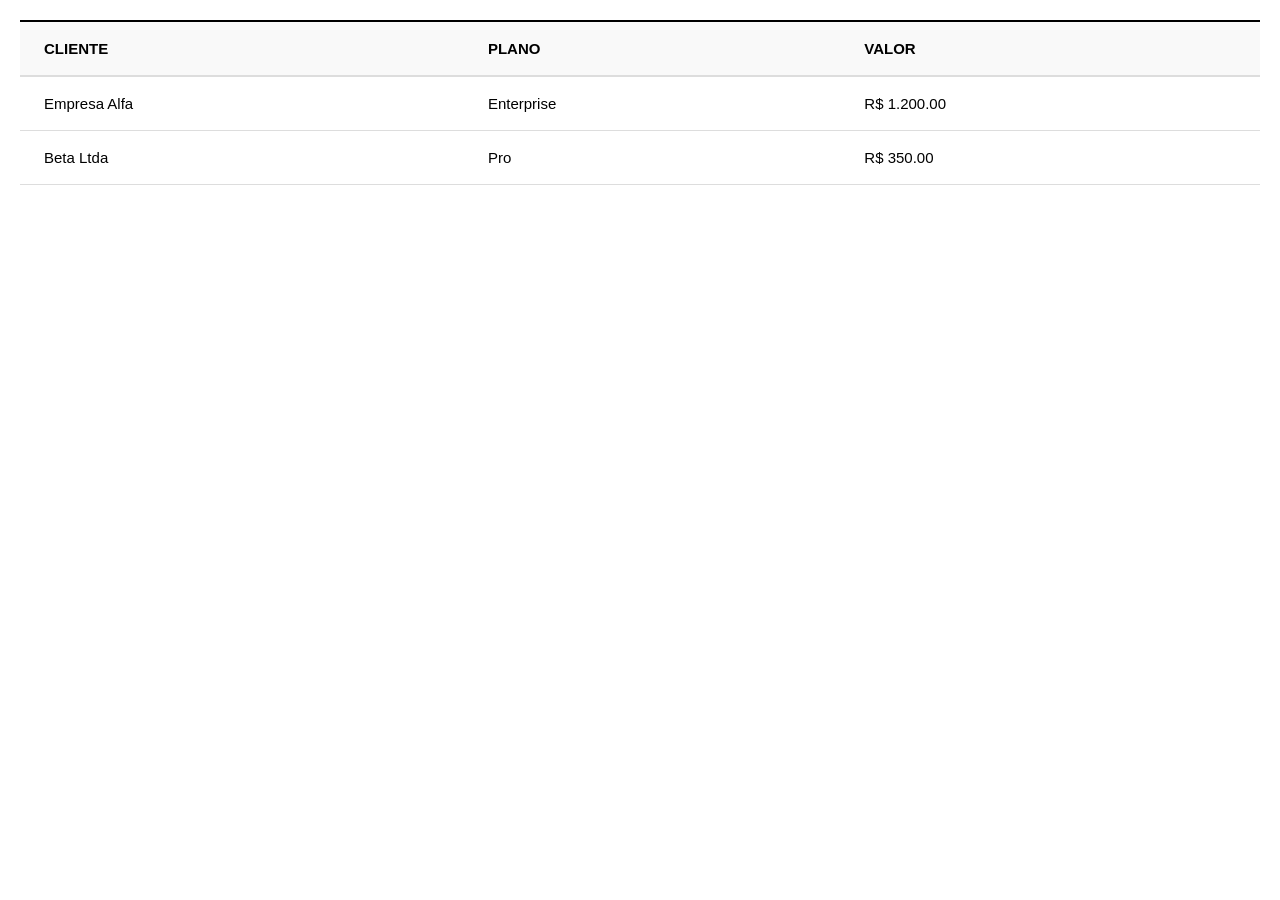
<file: Atividade.html/atividade04/index.html>
<!DOCTYPE html>
<html lang="en">
<head>
    <meta charset="UTF-8">
    <meta name="viewport" content="width=device-width, initial-scale=1.0">
    <link rel="stylesheet" href="style.css">
    <title>Document</title>
</head>
<body>
    
    <table>
        <thead>
        
<tr style="border-top: 2px solid #000; background-color: #f9f9f9;">
<th rowspan="1">CLIENTE</th>
<th rowspan="1">PLANO</th>
<th rowspan="1">VALOR</th>
</tr>    

</thead>

<tbody>
<tr>
    <td>Empresa Alfa</td>
    <td>Enterprise</td>
    <td>R$ 1.200.00</td>
</tr>

<tr>
    <td>Beta Ltda</td>
    <td>Pro</td>
    <td>R$ 350.00</td>
</tr>





</tbody>
    </table>

</body>
</html>
</file>
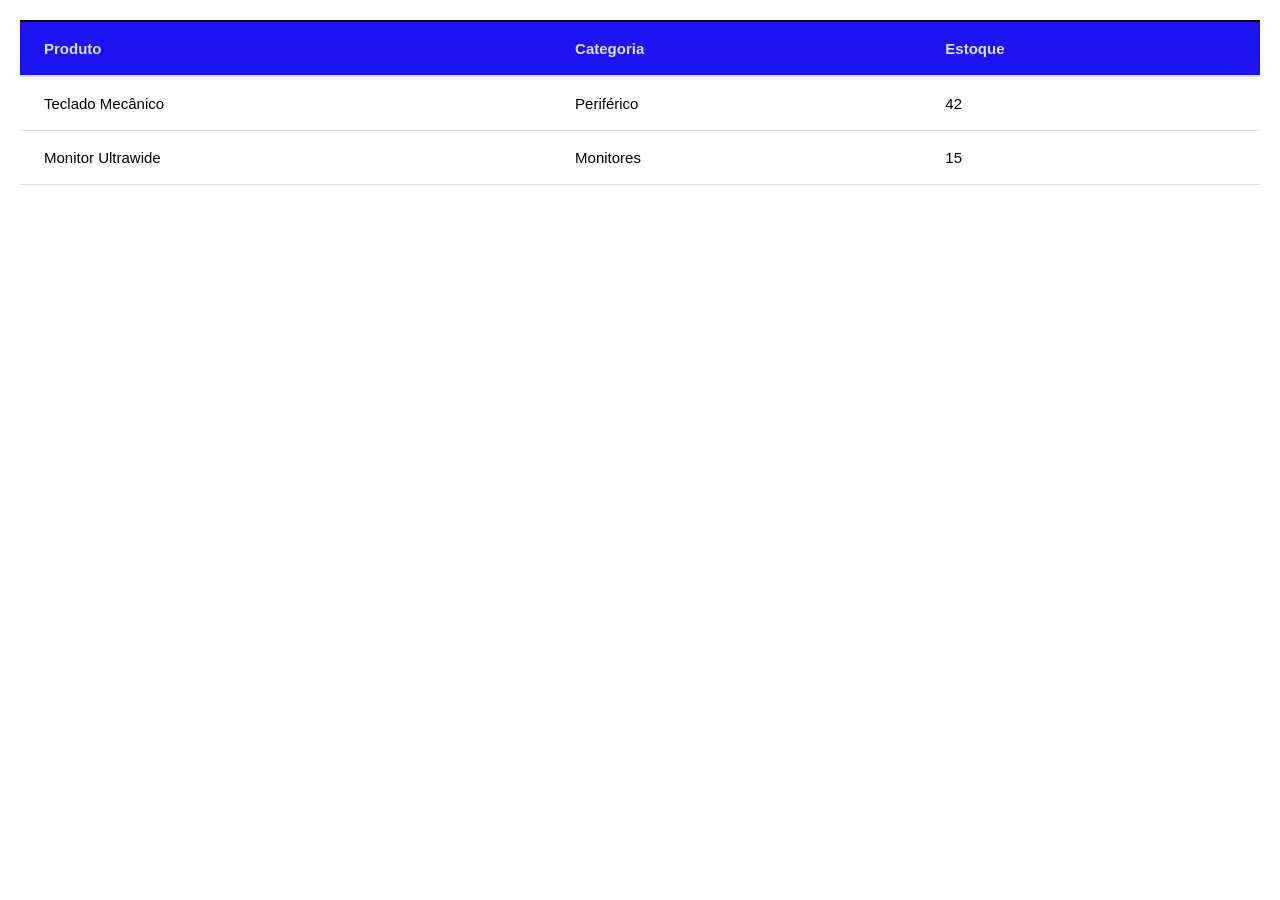
<file: Atividade.html/atividade05/index.html>
<!DOCTYPE html>
<html lang="en">
<head>
    <meta charset="UTF-8">
    <meta name="viewport" content="width=device-width, initial-scale=1.0">
   <link rel="stylesheet" href="style.css">
    <title>Document</title>
</head>
<body>
    
    <table>
        <thead>

<tr style="border-top: 2px solid #000; background-color: #f9f9f9;">
<th rowspan="1">Produto</th>
<th rowspan="1">Categoria</th>
<th rowspan="1">Estoque</th>
</tr>
        </thead>
        <tbody>
<tr>
<td>Teclado Mecânico</td>
<td>Periférico</td>
<td>42</td>
</tr>

<tr>
<td>Monitor Ultrawide</td>
<td>Monitores</td>
<td>15</td>
</tr>

 </tbody>



    </table>

</body>
</html>
</file>
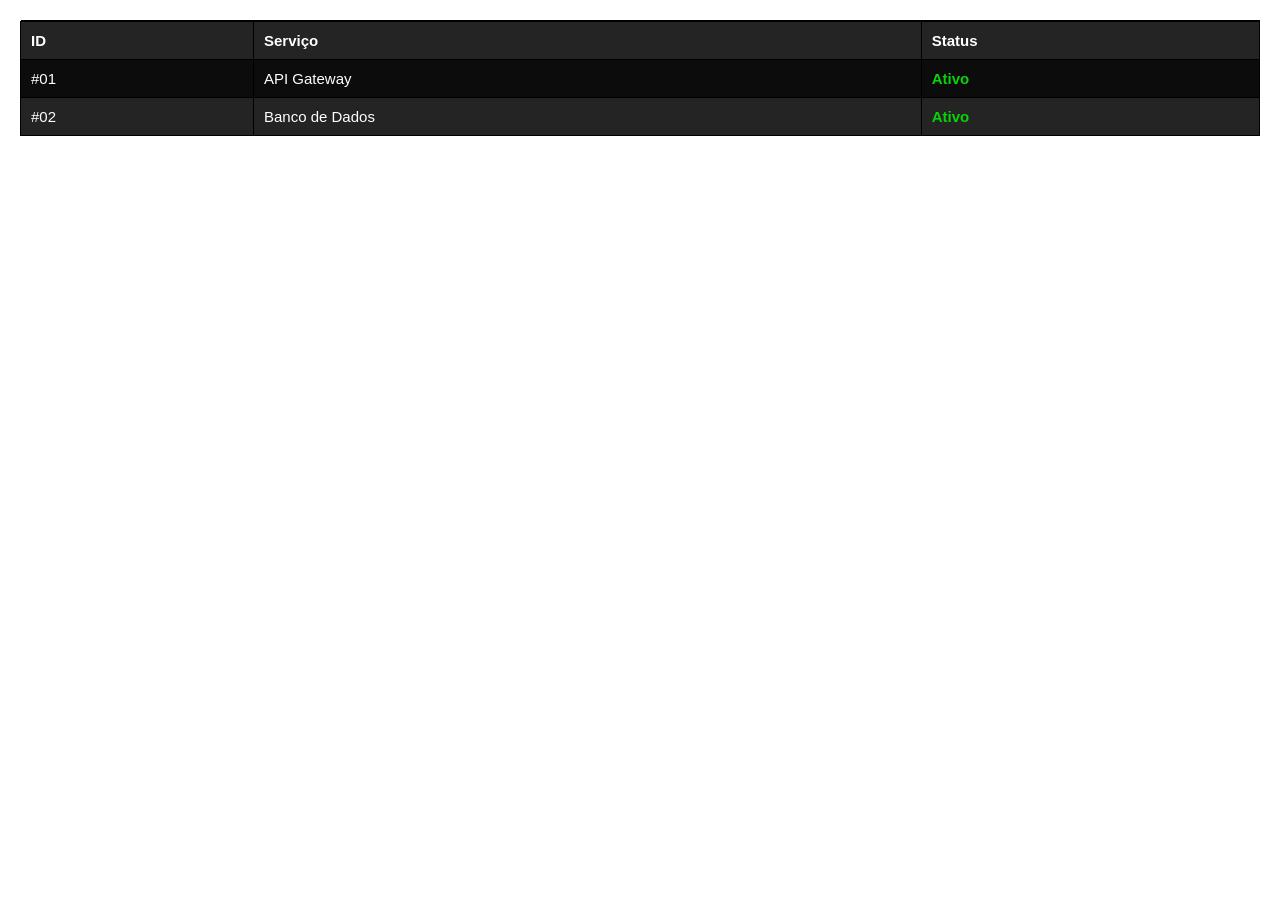
<file: Atividade.html/atividade06/index.html>
<!DOCTYPE html>
<html lang="en">
<head>
    <meta charset="UTF-8">
    <meta name="viewport" content="width=device-width, initial-scale=1.0">
   <link rel="stylesheet" href="style.css">
    <title>Document</title>
</head>
<body>
    
 <table>
    <thead>
        <tr style="border-top: 2px solid #000; background-color: #f9f9f9; font-weight: bold;"></tr>
        <th rowspan="1">ID</th>
        <th rowspan="1">Serviço</th>  
        <th rowspan="1">Status</th>
    </thead>

    <tbody>
        <tr class="linha1">
        <td>#01</td>
        <td>API Gateway</td>
         <td><span class="status-ativo">Ativo</span></td>
        </tr>

        <tr class="linha2">
            <td>#02</td>
            <td>Banco de Dados</td>
          <td><span class="status-ativo">Ativo</span></td>
        </tr>




    </tbody>
 </table>   
        

</body>
</html>
</file>
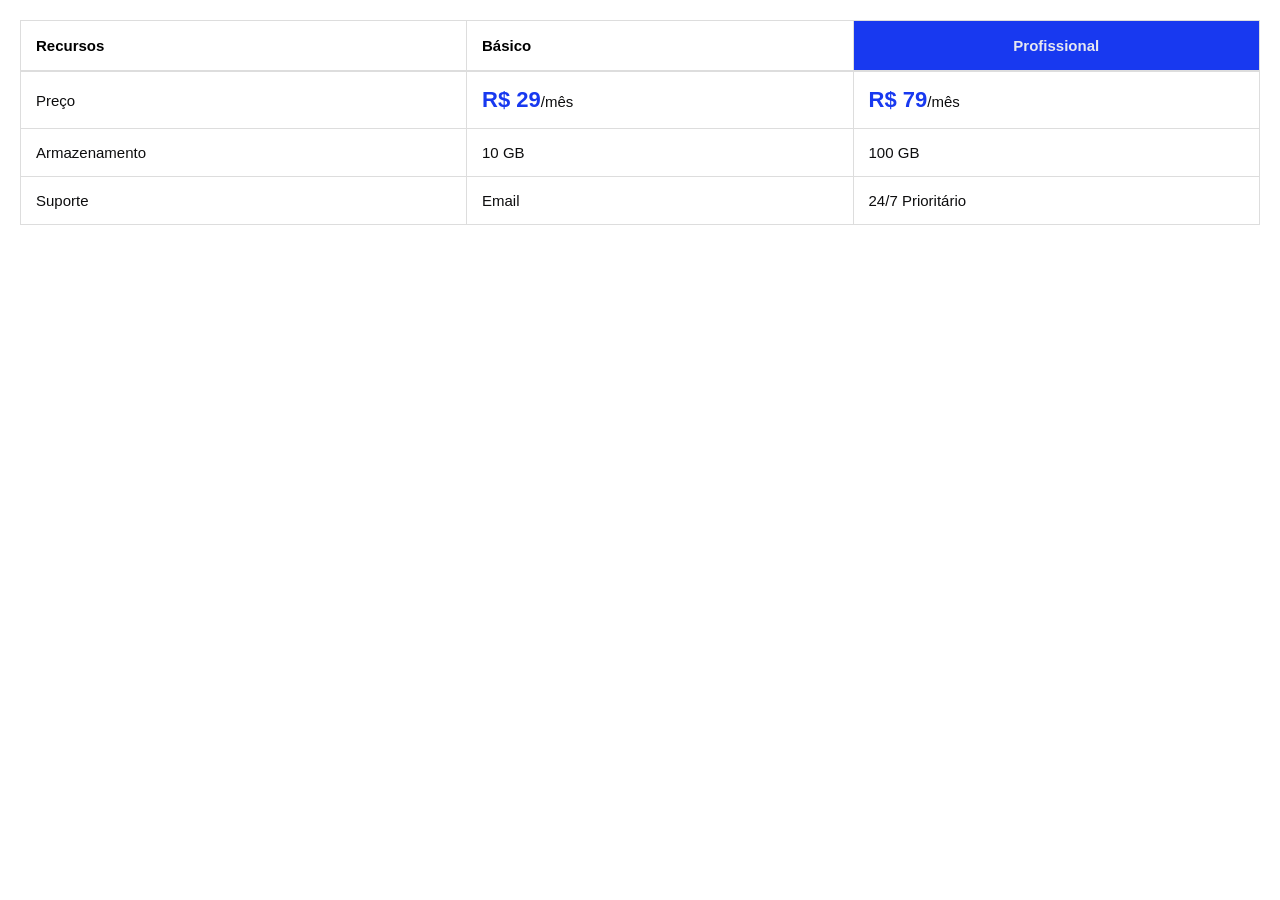
<file: Atividade.html/atividade07/index.html>
<!DOCTYPE html>
<html lang="en">
<head>
    <meta charset="UTF-8">
    <meta name="viewport" content="width=device-width, initial-scale=1.0">
   <link rel="stylesheet" href="style.css">
    <title>Document</title>
</head>
<body>
    
<table>

    <thead>
<tr>
    <th rowspan="1">Recursos</th>
    <th rowspan="1">Básico</th>
    <th rowspan="1">Profissional</th>
</tr>
    </thead>

<tbody>
<tr>
    <td>Preço</td>
    <td><span class="preco-destaque">R$ 29</span>/mês</td>
<td><span class="preco-destaque">R$ 79</span>/mês</td>
</tr>

<tr>
    <td>Armazenamento</td>
    <td>10 GB</td>
    <td>100 GB</td>
</tr>

<tr>
    <td>Suporte</td>
    <td>Email</td>
    <td>24/7 Prioritário</td>



</tbody>
</table>




</body>
</html>
</file>
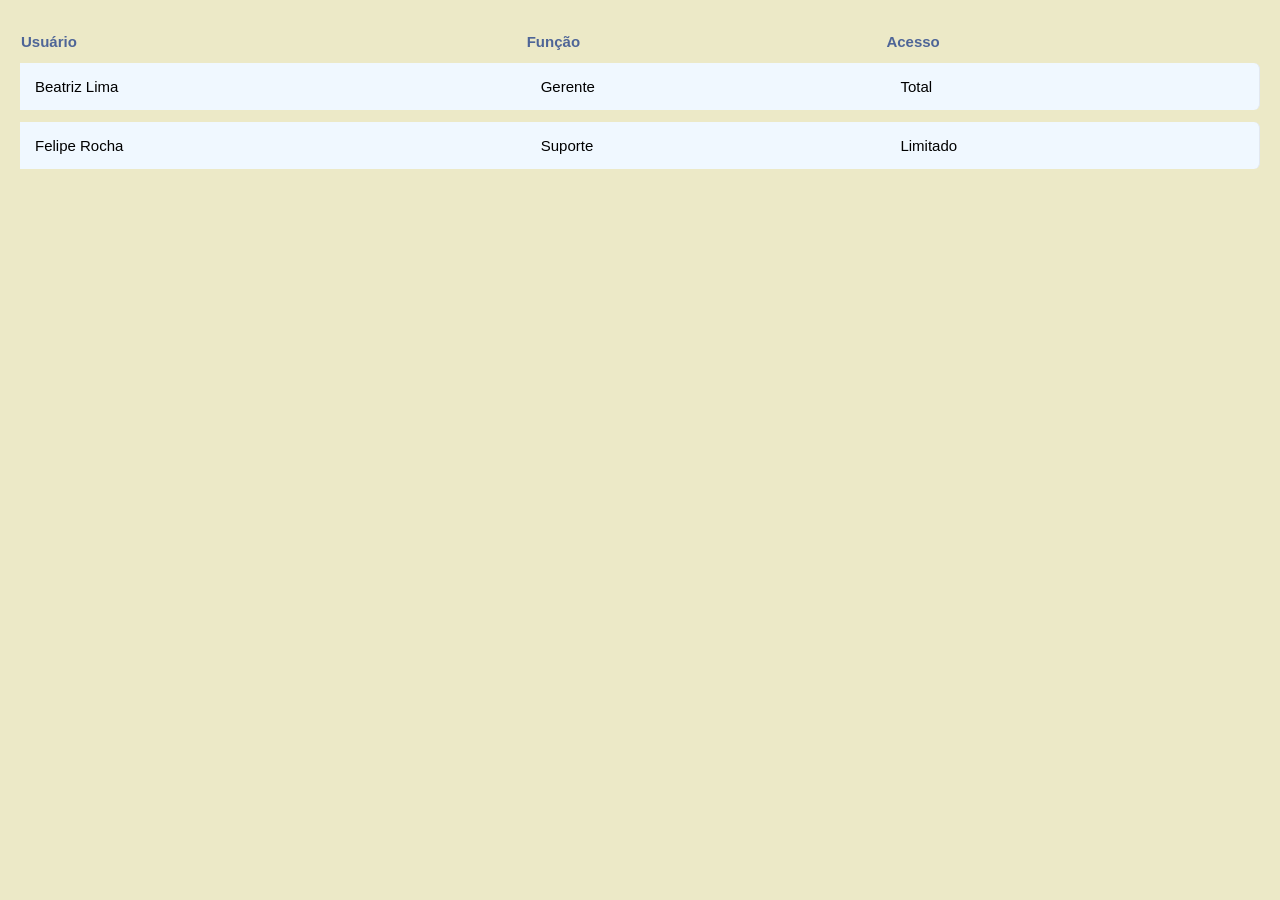
<file: Atividade.html/atividade08/index.html>
<!DOCTYPE html>
<html lang="en">
<head>
    <meta charset="UTF-8">
    <meta name="viewport" content="width=device-width, initial-scale=1.0">
    <link rel="stylesheet" href="style.css">
    <title>Document</title>
</head>
<body>
    
<table>
<thead>

<tr>
<th>Usuário</th>
<th>Função</th>
<th>Acesso</th>
</tr>
</thead>

<tbody>
<tr>
    <td>Beatriz Lima</td>
    <td>Gerente</td>
    <td>Total</td>
</tr>

<tr>
    <td>Felipe Rocha</td>
    <td>Suporte</td>
    <td>Limitado</td>
</tr>

</tbody>



</table>


</body>
</html>
</file>
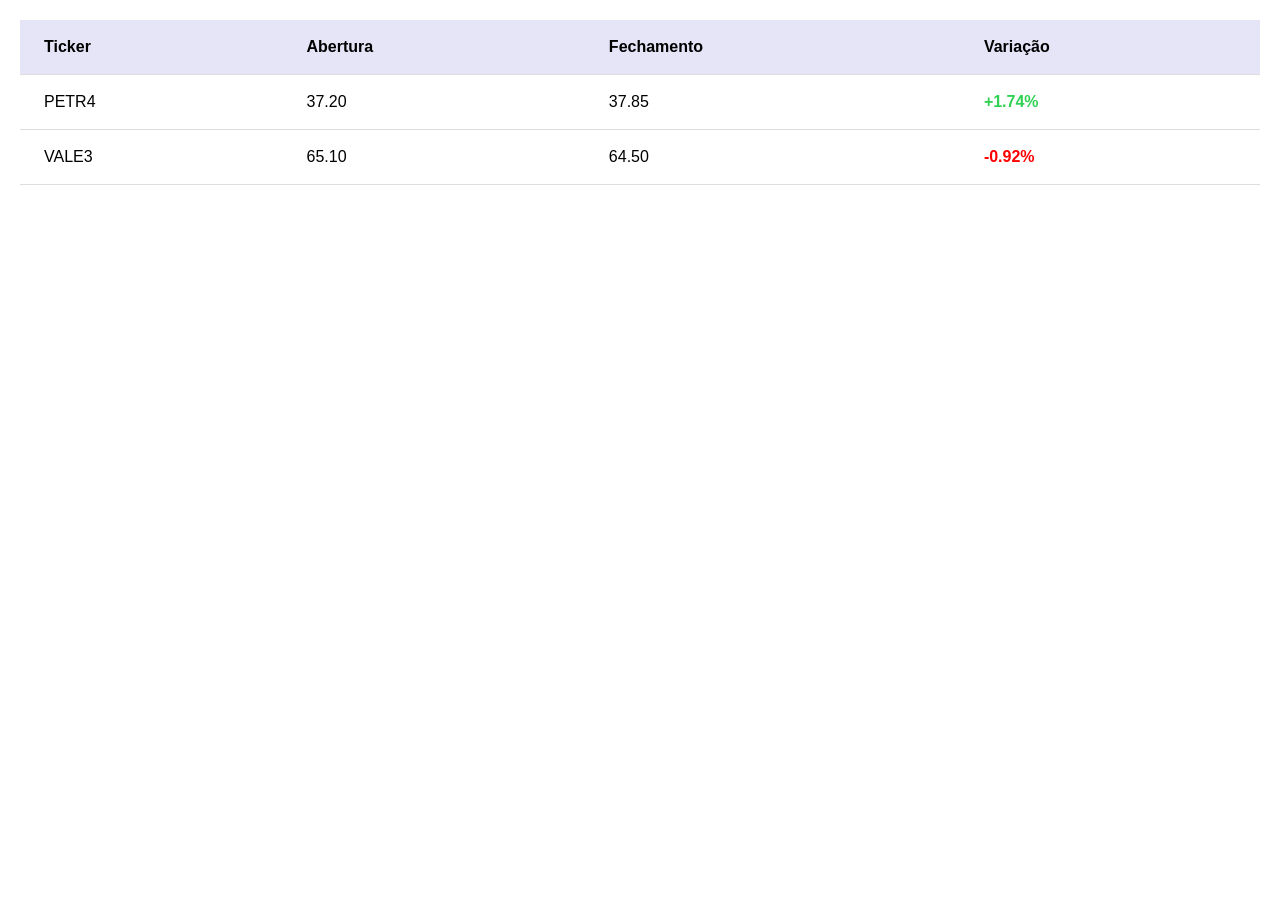
<file: Atividade.html/atividade09/index.html>
<!DOCTYPE html>
<html lang="en">
<head>
    <meta charset="UTF-8">
    <meta name="viewport" content="width=device-width, initial-scale=1.0">
    <link rel="stylesheet" href="style.css">
    <title>Document</title>
</head>
<body>
    <table>
        <thead>
<tr>
<th>Ticker</th>
<th>Abertura</th>
<th>Fechamento</th>
<th>Variação</th>
</tr>
</thead>

<tbody>
<tr>
    <td>PETR4</td>
    <td>37.20</td>
    <td>37.85</td>
    <td><span class="variação">+1.74%</span></td>
    </tr>

    <tr>
        <td>VALE3</td>
        <td>65.10</td>
        <td>64.50</td>
        <td><span class="variação2">-0.92%</span></td>
    </tr>



</tbody>

</table>
</body>
</html>
</file>
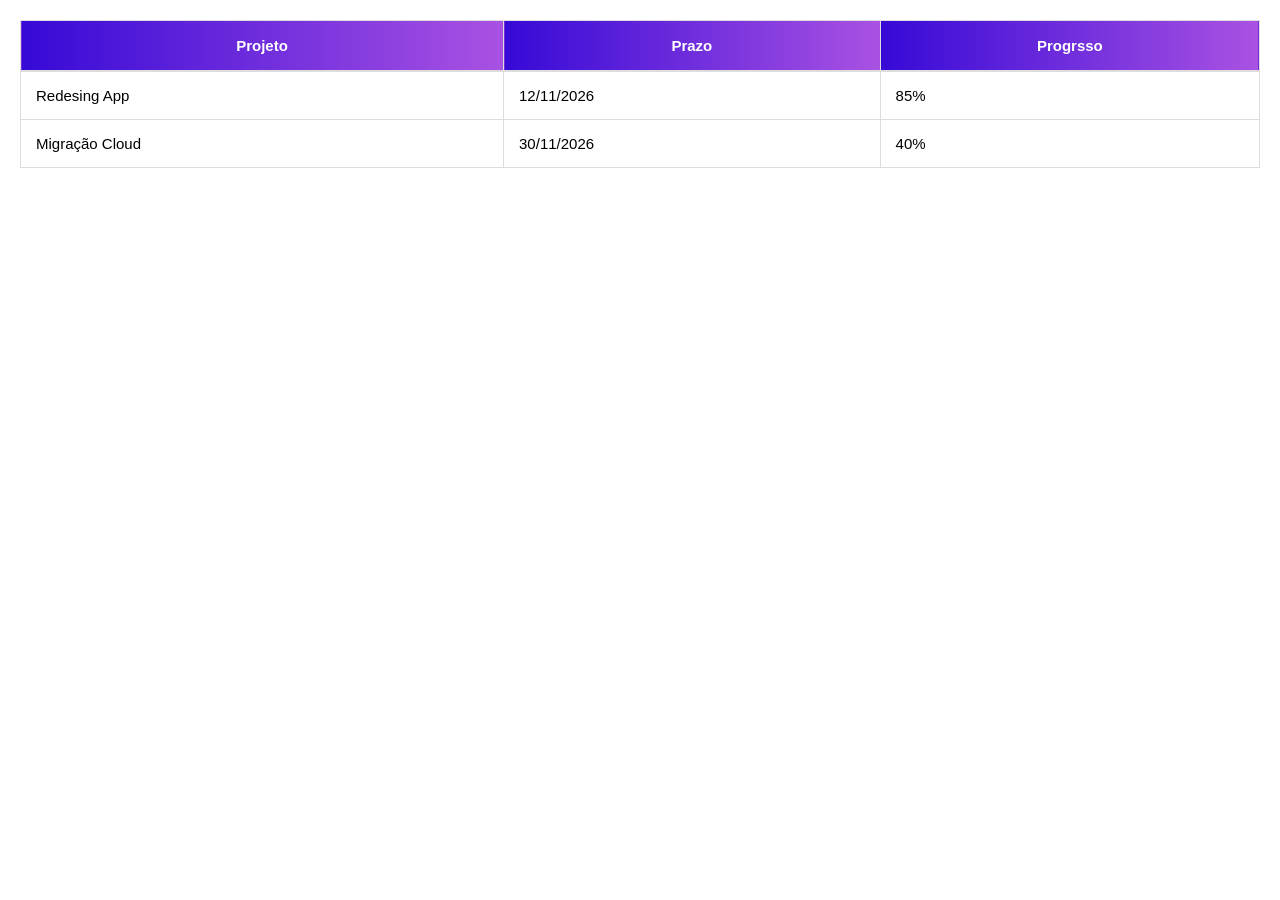
<file: Atividade.html/atividade10/index.html>
<!DOCTYPE html>
<html lang="en">
<head>
    <meta charset="UTF-8">
    <meta name="viewport" content="width=device-width, initial-scale=1.0">
    <link rel="stylesheet" href="style.css">
    <title>Document</title>
</head>
<body>
    
<table>
    <thead>
        <tr>
            <th>Projeto</th>
            <th>Prazo</th>
            <th>Progrsso</th>
        </tr>
    </thead>

    <tbody>
        <tr>
            <td>Redesing App</td>
            <td>12/11/2026</td>
            <td>85%</td>
        </tr>

        <tr>
            <td>Migração Cloud</td>
            <td>30/11/2026</td>
            <td>40%</td>
        </tr>
    </tbody>
</table>

</body>
</html>
</file>
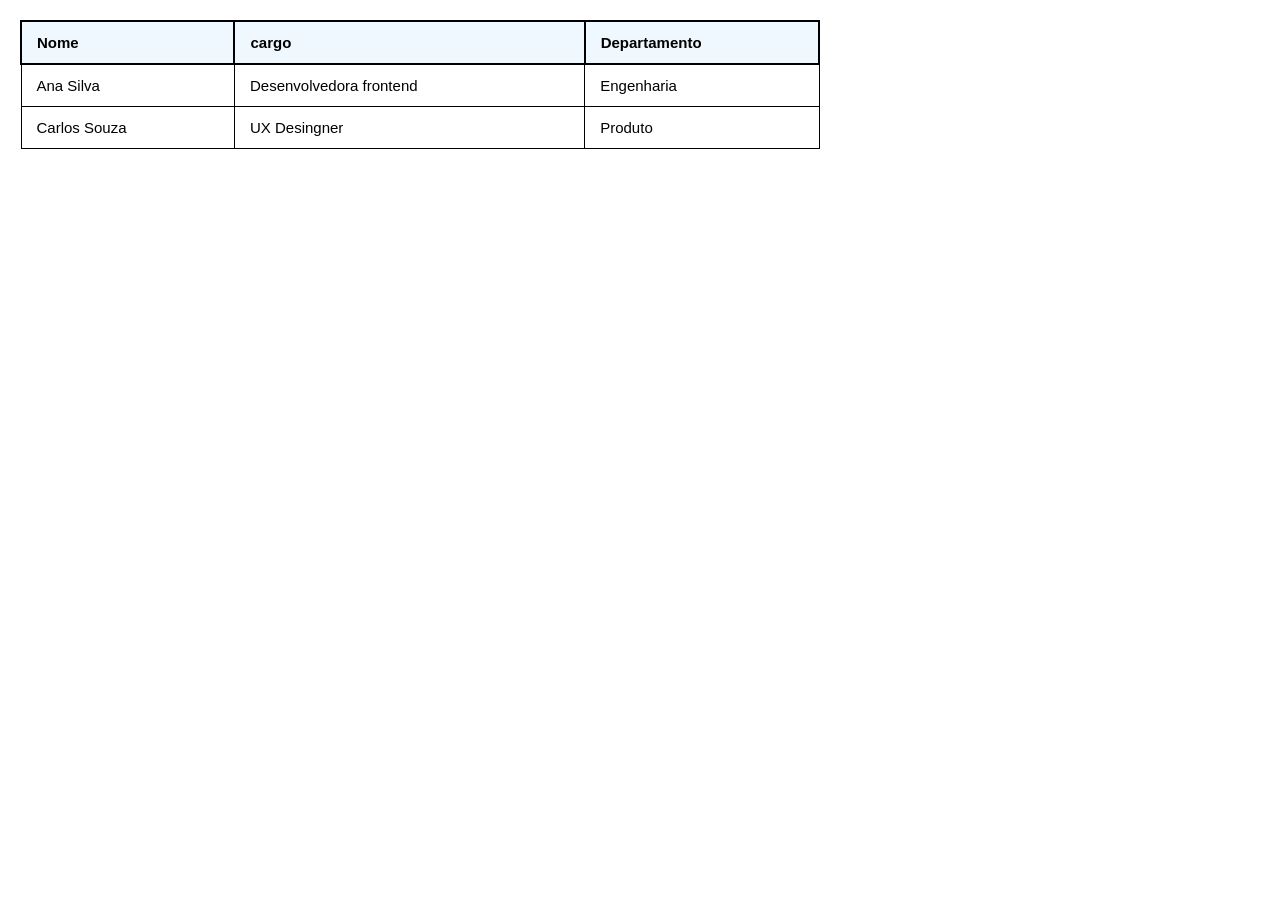
<file: Atividade.html/atividades01/index.html>
<!DOCTYPE html>
<html lang="en">
<head>
    <meta charset="UTF-8">
    <meta name="viewport" content="width=device-width, initial-scale=1.0">
   <link rel="stylesheet" href="style.css">
    <title>Document</title>
</head>
<body>
    <table>
  <thead>
<tr>
<th rowspan="1">Nome</th>
<th rowspan="1">cargo</th>
<th rowspan="1">Departamento</th>
</tr>
  </thead>

  <tbody>
 <tr> 
  <td>Ana Silva</td>
<td>Desenvolvedora frontend</td>
<td>Engenharia</td>
 </tr>

 <tr>
<td>Carlos Souza</td>
<td>UX Desingner</td>
<td>Produto</td>
 </tr>
  </tbody>








  




 </table>

</body>
</html>
</file>
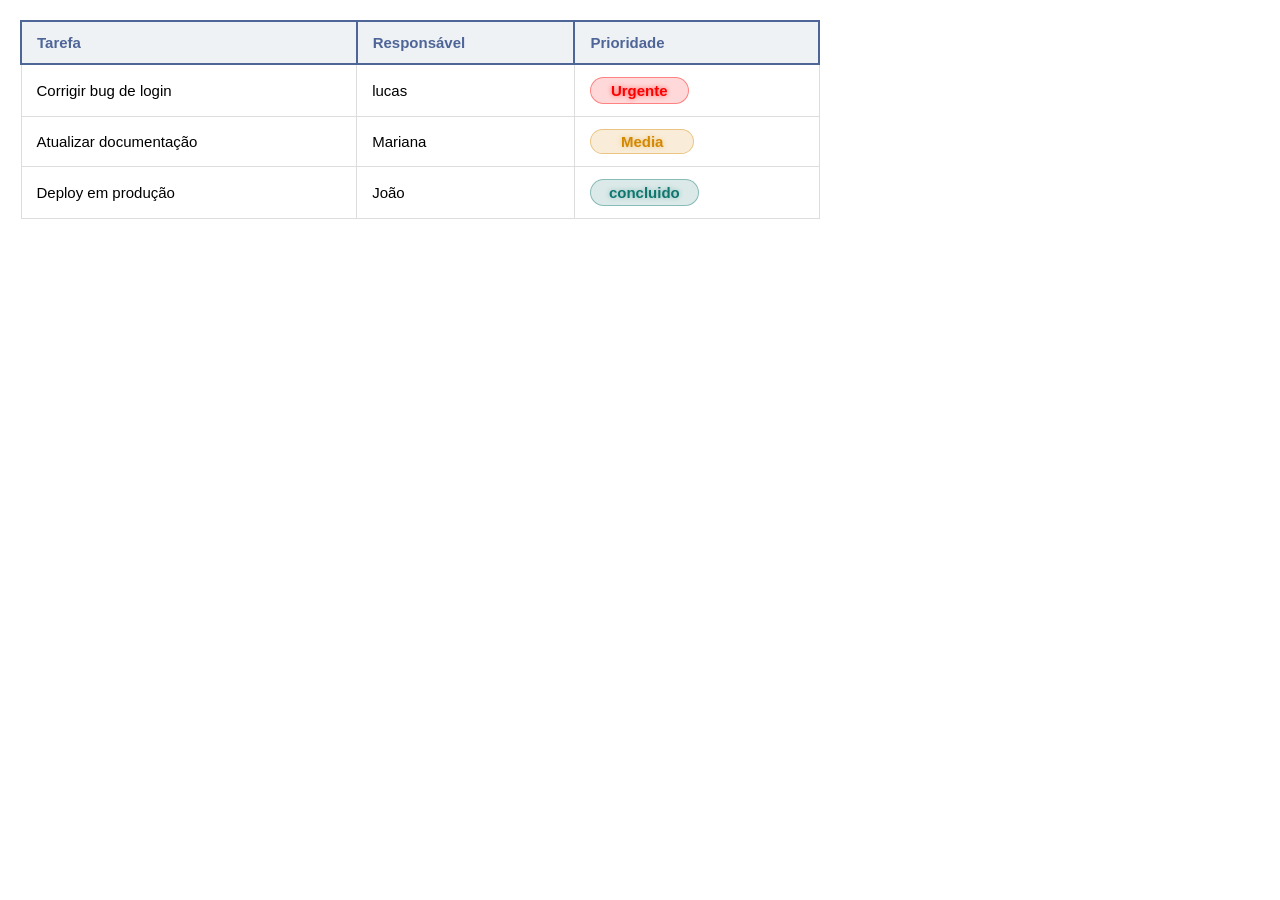
<file: Atividade.html/atividades02/index.html>
<!DOCTYPE html>
<html lang="en">
<head>
    <meta charset="UTF-8">
    <meta name="viewport" content="width=device-width, initial-scale=1.0">
    <link rel="stylesheet" href="style.css">
    <title>Document</title>
</head>
<body>
    
    <table>
<thead>

<tr>
<th rowspan="1">Tarefa</th>
<th rowspan="1">Responsável</th>
<th rowspan="1">Prioridade</th>
</tr>
</thead>

<tbody>
<tr>
<td>Corrigir bug de login</td>
<td>lucas</td>
<td><span class="Prioridade-urgente">Urgente</span></td>
</tr>

<tr>
<td>Atualizar documentação</td>
<td>Mariana</td>
<td><span class="Prioridade-media">Media</span></td>
</tr>

<tr>
<td>Deploy em produção</td>
<td>João</td>
<td><span class="Prioridade-concluido">concluido</span></td>
</tr>
</tbody>


    </table>




</body>
</html>
</file>
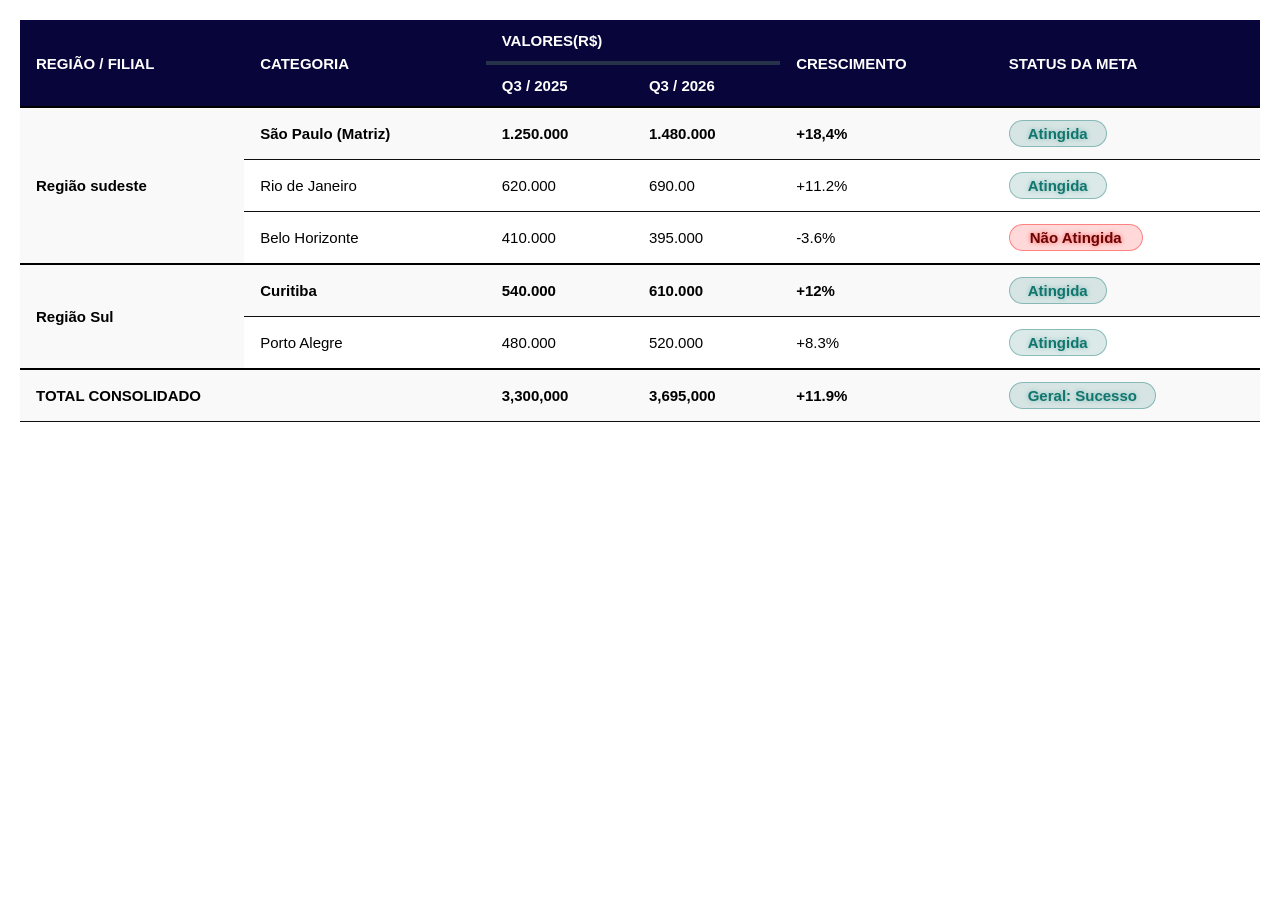
<file: Atividade.html/atividades03/index.html>
<!DOCTYPE html>
<html lang="en">
<head>
    <meta charset="UTF-8">
    <meta name="viewport" content="width=device-width, initial-scale=1.0">
   <link rel="stylesheet" href="style.css">
    <title>Document</title>
</head>
<body>
    
<table>
<thead>

<tr>
<th rowspan="2">REGIÃO / FILIAL</th>
<th rowspan="2">CATEGORIA</th>
<th colspan="2"class="linha_divisoria">VALORES(R$)</th>
<th rowspan="2">CRESCIMENTO</th>
<th rowspan="2"> STATUS DA META</th>
</tr>

<tr>
    <th>Q3 / 2025</th>
    <th>Q3 / 2026</th>
</tr>
</thead>

<tbody>
<tr style="border-top: 2px solid #000; background-color: #f9f9f9; font-weight: bold;">
<td rowspan="3" class="REGIÃO / FILIAL"><b>Região sudeste</b></td>
<td><b>São Paulo (Matriz)</b></td>
<td><b>1.250.000</b></td>
<td><b>1.480.000</b></td>
<td><span class="CRESCIMENTO"> +18,4%</span></td>
<td><span class="Sucesso">Atingida</span></td>
</tr>

<tr>
<td>Rio de Janeiro</td>
<td>620.000</td>
<td>690.00</td>
<td><span class="CRESCIMENTO">+11.2%</span></td>
<td><span class="Sucesso">Atingida</span></td>
</tr>

<tr>
<td>Belo Horizonte</td>
<td>410.000</td>
<td>395.000</td>
<td><span class="CRESCIMENTO">-3.6%</span></td>
<td><span class="Alerta">Não Atingida</span></td>
</tr>

<tr style="border-top: 2px solid #000; background-color: #f9f9f9; font-weight: bold;">
<td rowspan="2" class="REGIÃO / FILIAL"><b>Região Sul</b></td>
<td><b>Curitiba</b></td>
<td><b>540.000</b></td>
<td><b>610.000</b></td>
<td><span class="CRESCIMENTO">+12%</span></td>
<td><span class="Sucesso">Atingida</span></td>
</tr>


<tr>
<td>Porto Alegre</td>
<td>480.000</td>
<td>520.000</td>
<td><span class="CRESCIMENTO">+8.3%</span></td>
<td><span class="Sucesso">Atingida</span></td>
</tr>

<tr style="border-top: 2px solid #000; background-color: #f9f9f9; font-weight: bold;">
<td colspan="2"><b>TOTAL CONSOLIDADO</b></td>
<td><b>3,300,000</b></td>
<td><b>3,695,000</b></td>
<td><span class="CRESCIMENTO">+11.9%</span></td>
<td><span class="Sucesso">Geral: Sucesso</span></td>
</tr>


</tr>



</tbody>




















</table>





</body>
</html>
</file>
<file: Atividade.html/atividade04/style.css>
body{
    font-family: Arial, Helvetica, sans-serif;
    margin: 20px;
}
table{
    width: 100%;
    max-width: 1400px;
    border-collapse: collapse;
    font-size: 15px;
    margin-bottom: 40px;
}
td, th{
    padding: 18px 24px;
    border-bottom: 1px solid #ddd;
    white-space: nowrap;
    text-align: left;
}
thead{
    border-bottom: 2px solid #ddd;
}
</file>
<file: Atividade.html/atividade05/style.css>
body{
    font-family: Arial, Helvetica, sans-serif;
    margin: 20px;
}
table{
    width: 100%;
    max-width: 1400px;
    border-collapse: collapse;
    font-size: 15px;
    margin-bottom: 40px;
}
td, th{
    padding: 18px 24px;
    border-bottom: 1px solid #ddd;
    white-space: nowrap;
    text-align: left;
}
thead{
    border-bottom: 2px solid #ddd;
}
th{
    color:#ddd;
   background-color: #1e13f1;
}
tbody tr:hover{
    background-color: #f5f5f5;
    cursor: pointer;
    
}
</file>
<file: Atividade.html/atividade06/style.css>
body{
    font-family: Arial, Helvetica, sans-serif;
    margin: 20px;
}
table{
    width: 100%;
    max-width: 1400px;
    border-collapse: collapse;
    font-size: 15px;
    margin-bottom: 40px;
}
th, td{
    border: 1px solid #000;
    padding: 10px;
    text-align: left;
}
thead tr{
    background-color:rgb(37, 36, 36);
    color: white;
}
.linha1{
    background-color: #0c0c0c;
    color: white;
}
.linha2{
    background-color: rgb(37, 36, 36);
   color: white;
}
.status-ativo{
    color: rgb(6, 212, 6);
    font-weight: bold;
}
</file>
<file: Atividade.html/atividade07/style.css>
body{
    font-family: Arial, Helvetica, sans-serif;
    margin: 20px;
}
table{
    width: 100%;
    max-width: 100%;
    border: 10px;
    border-collapse: collapse;
    font-size: 15px;
}
th, td{
    padding: 15px 15px;
    text-align: left;
    border: 1px solid #ddd;
}

thead{
    border-bottom: 2px solid #ddd;
}
th:nth-child(3){
    padding: 16px 20px;
    font-weight: bold;
    text-align: center;
    color:rgb(231, 231, 240);
    background-color: #1839f0;
    position: relative;
}
.preco-destaque{
    color:#1839f0;
    font-size: 22px;
    font-weight: bold;
}
td{ 
    color:#0d0d0e;
    font-size: 15px;
}
</file>
<file: Atividade.html/atividade08/style.css>
body{
    font-family: Arial, Helvetica, sans-serif;
    margin: 20px;
     background-color: #ebe8c3ee;
     font-size: 15px;

}
table{
    width: 100%;
    max-width: 100%;
    border: 10px;
    border-collapse: collapse;
    font-size: 15px;
     border-collapse: separate;  
      border-spacing: 0 12px;
}
 td{ 
    padding: 15px;
    text-align: left;
    background-color:aliceblue;
    text-align: left;
 
}
thead th {
    color: rgb(78, 101, 151);
    font-weight: bold;
    text-align: left;
}
tbody td:last-child {
    border-right: 1px solid #e2e8f0;
    border-top-right-radius: 6px;
    border-bottom-right-radius: 6px;}
</file>
<file: Atividade.html/atividade09/style.css>
body{
    font-family: Arial, sans-serif;
    margin: 20px;
    background-color:black
    font-size: 16px;
}
table{
    width: 100%;
    max-width: 100%;
    border: 10px;
    border-collapse: collapse;
    font-size: 16px;
    margin-bottom: 40px;

}
th, td{
    padding: 18px 24px;
    border-bottom: 1px solid #ddd;
    white-space: nowrap;
    text-align: left;
}
th{
    color: #000000;
    background-color: #d2d2f191;
}
tbody tr:hover{
    background-color: #f5f5f5;
    cursor: pointer;
}
.variação{
    color:rgba(26, 204, 65, 0.911);
    font-weight: bold;
}
.variação2{
    color:red;
    font-weight: bold;
}
</file>
<file: Atividade.html/atividade10/style.css>
body{
    font-family: Arial, Helvetica, sans-serif;
    margin: 20px;
}
table{
    width: 100%;
    max-width: 100%;
    border: 10px;
    border-collapse: collapse;
    font-size: 15px;
}
th, td{
    padding: 15px 15px;
    text-align: left;
    border: 1px solid #ddd;
}
thead{
    border-bottom: 2px solid #ddd;
}
th:nth-child(1),
th:nth-child(2),
th:nth-child(3){
    padding: 16px 20px;
    font-weight: bold;
    text-align: center;
    color: #fff;
   background: linear-gradient(to left, #a952e2, #3609d6);
  
}
   tbody tr:hover{
    background-color: #b2b4dd83;
    cursor: pointer;
   }
</file>
<file: Atividade.html/atividades01/style.css>
body{
    font-family: Arial, Helvetica, sans-serif;
    margin: 20px;
}

table{
    width: 100%;
    max-width: 800px;
    border: 10px;
    border-collapse: collapse;
    font-size: 15px;
}
th , td{
   border: 10px solid;
   padding: 12px 15px;
   text-align: left;
   border: 1px solid;

}
thead th{
    background-color: aliceblue;
    color: black;
    font-weight: bold;
    border: 2px solid;

}
</file>
<file: Atividade.html/atividades02/style.css>
body{
    font-family: Arial, Helvetica, sans-serif;
    margin: 20px;

}
table{
    width: 100%;
    max-width: 800px;
    border: 10px;
    border-collapse: collapse;
    font-size: 15px;
}
th , td{ 
    padding: 12px 15px;
    text-align: left;
  border: 1px solid #dddddd;
}
thead th{
    background-color: rgb(238, 242, 245);
    color: rgb(78, 101, 151);
    font-weight: bold;
    border: 2px solid;
}
.Prioridade-urgente{
    color: #ff0000;
    font-weight: bold;
    background-color: rgba(255, 0, 0, 0.15);
    border: 1px solid rgba(255, 0, 0, 0.4);
    border-radius: 20px;
    padding:  4px 20px;
    display: inline-block;
    text-shadow: 0px 0px 5px rgba(255, 0, 0, 0.6);
    
}
.Prioridade-media{
    color: #d48800;
    font-weight: bold;
    background-color: rgb(212, 136, 0, 0.15);
    border: 1px solid rgb(212, 136, 0, 0.4);
    border-radius: 20px;
    padding: 3px 30px;
    display: inline-block;
    text-shadow:  0px 0px 5px rgba(212, 136, 0, 0.4); 
}
.Prioridade-concluido{
    color: #0f766e;
    font-weight: bold;  
    background-color: rgba(15, 118, 110, 0.15);
    border: 1px solid rgba(15, 118, 110, 0.4);
    border-radius: 20px;
    padding: 4px 18px;
    display: inline-block;
    text-shadow: 0px 0px 5px rgba(15, 118, 110, 0.4);
}
</file>
<file: Atividade.html/atividades03/style.css>
body{
    font-family: Arial, Helvetica, sans-serif;
    margin: 20px;
}
table{
    width: 100%;
    max-width: 1400px;
    margin: 0 auto;
    border-collapse: collapse;
    font-size: 15px;
}
.linha_divisoria{
    border-bottom: 4px solid rgb(37, 50, 73) !important;
}
th{
    color: white;
    background-color: #08053b;
    padding: 12px;
    text-align: left;
    font-weight: bold;
}
td{
    padding: 10px 12px;
    border-bottom: 1px solid #0f0d0d;
}
.crescimento{
    font-weight: bold;
}
td, th{
    white-space: nowrap;
    padding: 12px 16px
}
.Sucesso{
    color: #0f766e;
    font-weight: bold;  
    background-color: rgba(15, 118, 110, 0.15);
    border: 1px solid rgba(15, 118, 110, 0.4);
    border-radius: 20px;
    padding: 4px 18px;
    display: inline-block;
    text-shadow: 0px 0px 5px rgba(15, 118, 110, 0.4);
}
 .Alerta{color: #690404;
    font-weight: bold;
    background-color: rgba(255, 0, 0, 0.15);
    border: 1px solid rgba(255, 0, 0, 0.4);
    border-radius: 20px;
    padding:  4px 20px;
    display: inline-block;
    text-shadow: 0px 0px 5px rgba(255, 0, 0, 0.6);
}
</file>
